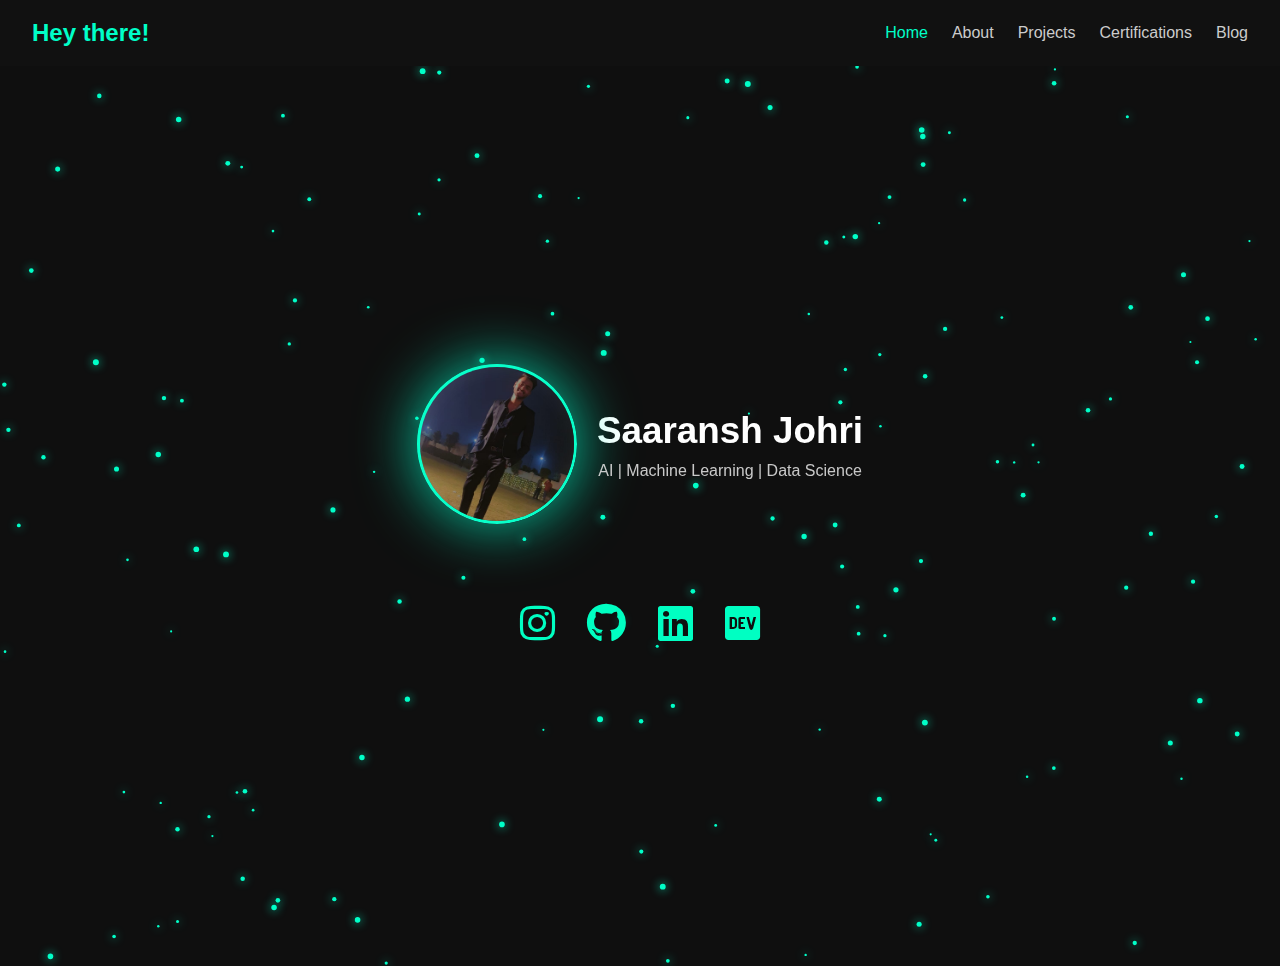
<file: index.html>
<!DOCTYPE html>
<html lang="en">
<head>
  <meta charset="UTF-8" />
  <meta name="viewport" content="width=device-width, initial-scale=1" />
  <title>Saaransh Johri - AI/ML Portfolio</title>
  <link rel="stylesheet" href="css/style.css" />
  <link rel="stylesheet" href="https://cdnjs.cloudflare.com/ajax/libs/font-awesome/6.4.0/css/all.min.css">

</head>
<body>
  <header>
    <h1>Hey there!</h1>
    <nav>
      <ul>
        <li><a href="#" class="active">Home</a></li>
        <li><a href="about.html">About</a></li>
        <li><a href="projects.html">Projects</a></li>
        <li><a href="certifications.html">Certifications</a></li>
        <li><a href="blog.html">Blog</a></li>
      </ul>
    </nav>
  </header>
  
  <div class="hero-section">
    <canvas id="bgCanvas"></canvas>
    <div class="hero-content home-content">
      <div class="intro">
  <div class="profile-circle">
    <img src="images/yourphoto.jpg" alt="Saaransh Johri" class="profile-pic" />
    <!-- optional inner glow halo -->
    <div class="inner-glow"></div>
  </div>
  <div class="text-intro">
    <h2>Saaransh Johri</h2>
    <p class="subline">AI | Machine Learning | Data Science</p>
  </div>
</div>


      <div class="social-links">
  <a href="https://instagram.com/saaranshjohri" target="_blank" title="Instagram">
    <i class="fab fa-instagram"></i>
  </a>
  <a href="https://github.com/SaaranshJohri" target="_blank" title="GitHub">
    <i class="fab fa-github"></i>
  </a>
  <a href="https://www.linkedin.com/in/saaransh-johri-58003b2b2/" target="_blank" title="LinkedIn">
    <i class="fab fa-linkedin"></i>
  </a>
  <a href="https://dev.to/saaransh_johri_11" target="_blank" title="Dev.to">
    <i class="fab fa-dev"></i>
  </a>
</div>
<script src="js/particles.js"></script>
</body>
</html>
</file>
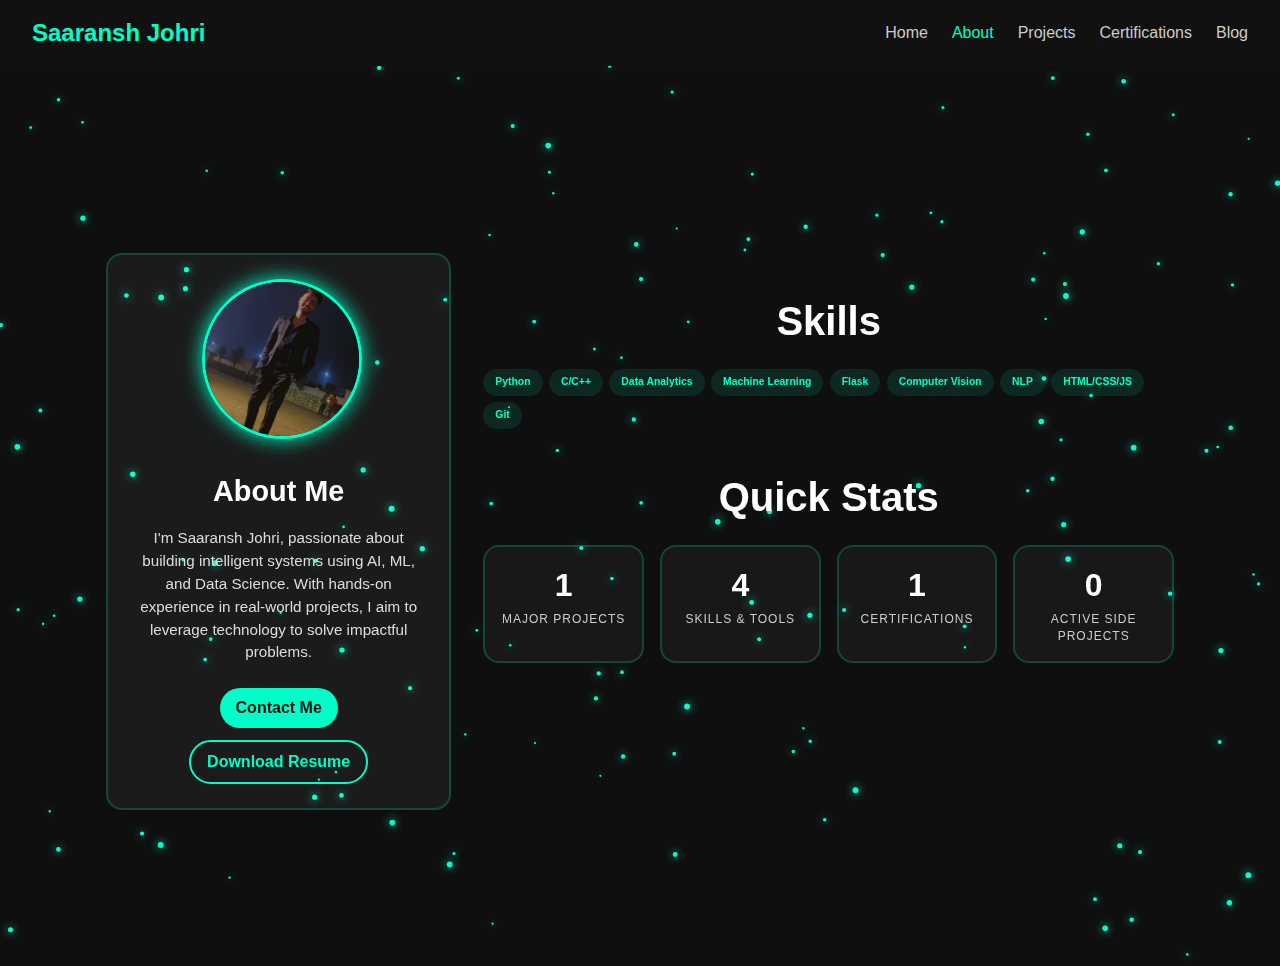
<file: about.html>
<!DOCTYPE html>
<html lang="en">
<head>
  <meta charset="UTF-8" />
  <meta name="viewport" content="width=device-width, initial-scale=1" />
  <title>About - Saaransh Johri</title>
  <link rel="stylesheet" href="css/style.css" />
  
</head>
<body>
  <header>
    <h1>Saaransh Johri</h1>
    <nav>
      <ul>
        <li><a href="index.html">Home</a></li>
        <li><a href="#" class="active">About</a></li>
        <li><a href="projects.html">Projects</a></li>
        <li><a href="certifications.html">Certifications</a></li>
        <li><a href="blog.html">Blog</a></li>
      </ul>
    </nav>
  </header>

  <div class="hero-section">
    <canvas id="bgCanvas"></canvas>
    <div class="hero-content about-wrapper">
      <div class="about-grid">
        <div class="profile-card">
          <img src="images/yourphoto.jpg" alt="Saaransh Johri" class="profile-pic" />
          <h2>About Me</h2>
          <p class="about-intro">
            I'm Saaransh Johri, passionate about building intelligent systems using AI, ML, and Data Science. With hands-on experience in real-world projects, I aim to leverage technology to solve impactful problems.
          </p>
          <div class="cta-row">
            <a href="mailto:johrisaaransh11@gmail.com" class="btn">Contact Me</a>
            <a href="resume 25 july.pdf" class="btn outline" target="_blank" rel="noopener">Download Resume</a>
          </div>
        </div>

        <div class="details-column">
          <div class="section">
            <h3 class="section-title">Skills</h3>
            <div class="skills-list">
              <span class="skill">Python</span>
              <span class="skill">C/C++</span>
              <span class="skill">Data Analytics</span>
              <span class="skill">Machine Learning</span>
              <span class="skill">Flask</span>
              <span class="skill">Computer Vision</span>
              <span class="skill">NLP</span>
              <span class="skill">HTML/CSS/JS</span>
              <span class="skill">Git</span>
            </div>
          </div>

          <div class="section">
            <h3 class="section-title">Quick Stats</h3>
            <div class="stats-grid">
              <div class="stat-card">
                <div class="stat-number" data-target="4">0</div>
                <div class="stat-label">Major Projects</div>
              </div>
              <div class="stat-card">
                <div class="stat-number" data-target="9">0</div>
                <div class="stat-label">Skills & Tools</div>
              </div>
              <div class="stat-card">
                <div class="stat-number" data-target="4">0</div>
                <div class="stat-label">Certifications</div>
              </div>
              <div class="stat-card">
                <div class="stat-number" data-target="2">0</div>
                <div class="stat-label">Active Side Projects</div>
              </div>
            </div>
          </div>

        </div>
      </div>
    </div>
  </div>

  <script src="js/particles.js"></script>
  <script>
    // counter animation when in viewport
    function animateCounters() {
      const counters = document.querySelectorAll('.stat-number');
      const duration = 1500; // ms
      counters.forEach(counter => {
        const target = +counter.dataset.target;
        let start = 0;
        const step = (timestamp, startTime = performance.now()) => {
          const progress = Math.min((timestamp - startTime) / duration, 1);
          counter.textContent = Math.floor(progress * target);
          if (progress < 1) {
            requestAnimationFrame(ts => step(ts, startTime));
          } else {
            counter.textContent = target;
          }
        };
        requestAnimationFrame(step);
      });
    }

    // intersection observer to trigger once
    const statsSection = document.querySelector('.stats-grid');
    if (statsSection) {
      const obs = new IntersectionObserver(
        entries => {
          entries.forEach(e => {
            if (e.isIntersecting) {
              animateCounters();
              obs.unobserve(statsSection);
            }
          });
        },
        { threshold: 0.5 }
      );
      obs.observe(statsSection);
    }
  </script>
</body>
</html>
</file>
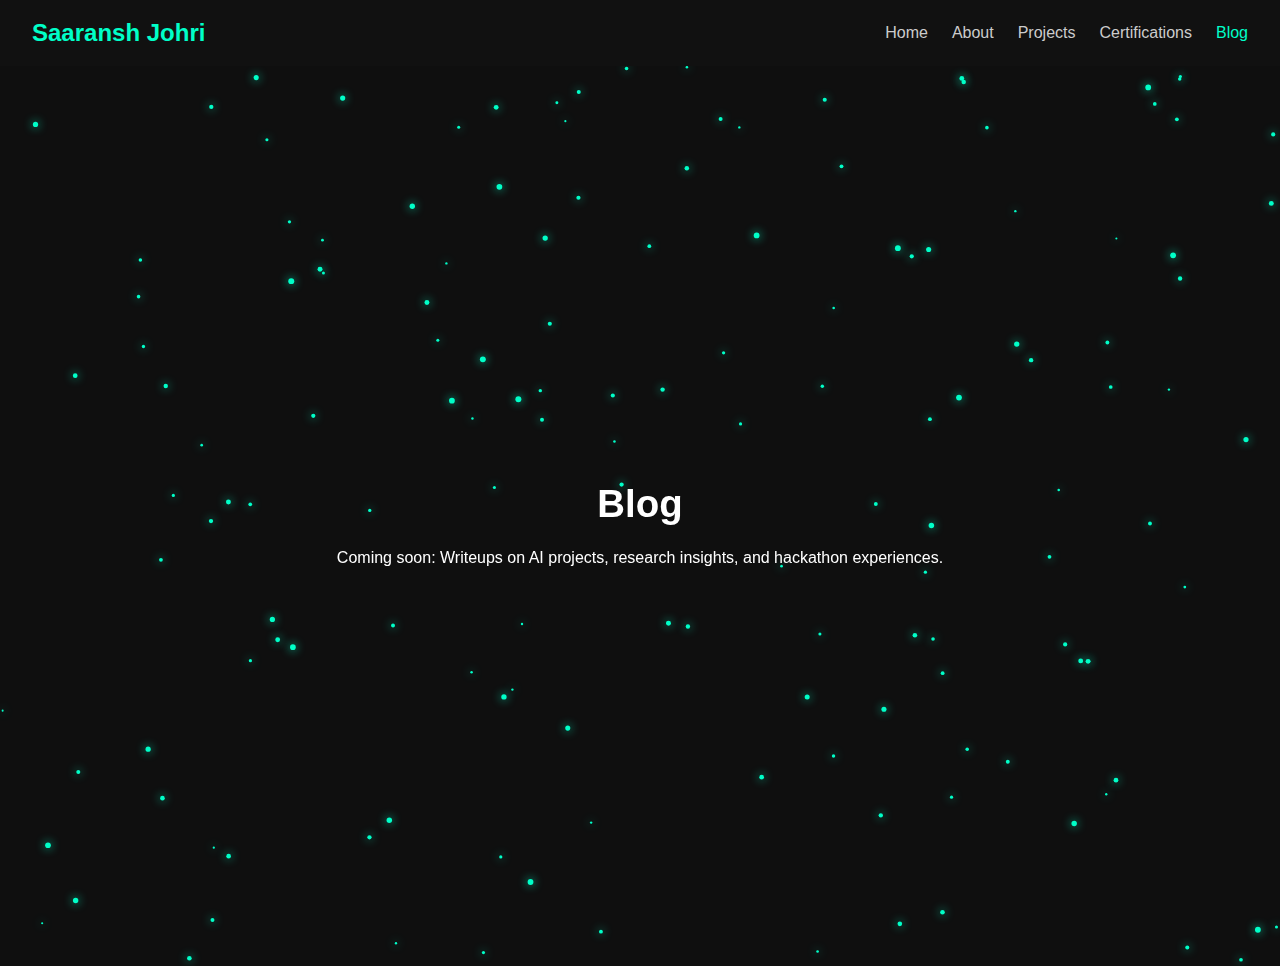
<file: blog.html>
<!DOCTYPE html>
<html lang="en">
<head>
  <meta charset="UTF-8">
  <meta name="viewport" content="width=device-width, initial-scale=1">
  <title>Blog - Saaransh Johri</title>
  <link rel="stylesheet" href="css/style.css">
</head>
<body>
  <header>
    <h1>Saaransh Johri</h1>
    <nav>
      <ul>
        <li><a href="index.html">Home</a></li>
        <li><a href="about.html">About</a></li>
        <li><a href="projects.html">Projects</a></li>
        <li><a href="certifications.html">Certifications</a></li>
        <li><a href="#" class="active">Blog</a></li>
      </ul>
    </nav>
  </header>

  <div class="hero-section">
    <canvas id="bgCanvas"></canvas>
    <div class="hero-content">
      <h2>Blog</h2>
      <p>Coming soon: Writeups on AI projects, research insights, and hackathon experiences.</p>
    </div>
  </div>

  <script src="js/particles.js"></script>
</body>
</html>
</file>
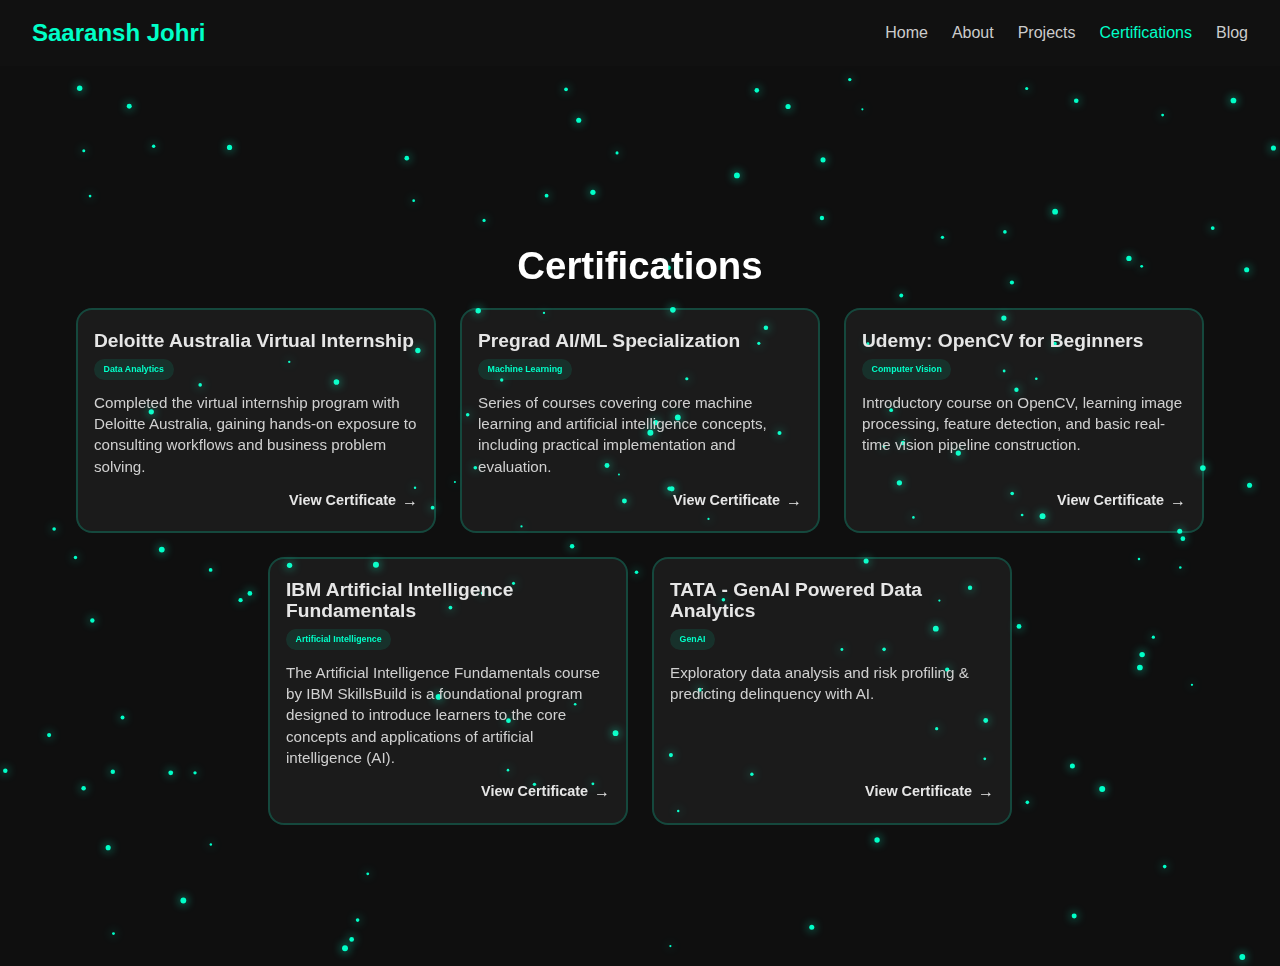
<file: certifications.html>
<!DOCTYPE html>
<html lang="en">
<head>
  <meta charset="UTF-8" />
  <meta name="viewport" content="width=device-width, initial-scale=1" />
  <title>Certifications - Saaransh Johri</title>
  <link rel="stylesheet" href="css/style.css" />
</head>
<body>
  <header>
    <h1>Saaransh Johri</h1>
    <nav>
      <ul>
        <li><a href="index.html">Home</a></li>
        <li><a href="about.html">About</a></li>
        <li><a href="projects.html">Projects</a></li>
        <li><a href="#" class="active">Certifications</a></li>
        <li><a href="blog.html">Blog</a></li>
      </ul>
    </nav>
  </header>

  <div class="hero-section">
    <canvas id="bgCanvas"></canvas>
    <div class="hero-content">
      <h2>Certifications</h2>
      <div class="projects-grid">
        <a href="deloitte internship virtual.pdf" class="project-card" target="_blank" rel="noopener" aria-label="Deloitte Australia Virtual Internship 2025 certificate">
          <div class="card-header">
            <h3>Deloitte Australia Virtual Internship</h3>
            <span class="tag">Data Analytics</span>
          </div>
          <p class="card-desc">
            Completed the virtual internship program with Deloitte Australia, gaining hands-on exposure to consulting workflows and business problem solving.
          </p>
          <div class="card-footer">
            <span class="repo-link">View Certificate</span>
          </div>
        </a>

        <a href="Completion certification.pdf" class="project-card" target="_blank" rel="noopener" aria-label="Pregrad AI/ML Specialization certificate">
          <div class="card-header">
            <h3>Pregrad AI/ML Specialization</h3>
            <span class="tag">Machine Learning</span>
          </div>
          <p class="card-desc">
            Series of courses covering core machine learning and artificial intelligence concepts, including practical implementation and evaluation.
          </p>
          <div class="card-footer">
            <span class="repo-link">View Certificate</span>
          </div>
        </a>

        <a href="https://example.com/opencv-beginners" class="project-card" target="_blank" rel="noopener" aria-label="Udemy OpenCV for Beginners certificate">
          <div class="card-header">
            <h3>Udemy: OpenCV for Beginners</h3>
            <span class="tag">Computer Vision</span>
          </div>
          <p class="card-desc">
            Introductory course on OpenCV, learning image processing, feature detection, and basic real-time vision pipeline construction.
          </p>
          <div class="card-footer">
            <span class="repo-link">View Certificate</span>
          </div>
        </a>

        <a href="37-SaaranshJohri-AI-Certificate.pdf" class="project-card" target="_blank" rel="noopener" aria-label="IBM Artificial Intelligence Fundamentals">
          <div class="card-header">
            <h3>IBM Artificial Intelligence Fundamentals</h3>
            <span class="tag">Artificial Intelligence</span>
          </div>
          <p class="card-desc">
            The Artificial Intelligence Fundamentals course by IBM SkillsBuild is a foundational program designed to introduce learners to the core concepts and applications of artificial intelligence (AI).
          </p>
          <div class="card-footer">
            <span class="repo-link">View Certificate</span>
          </div>
        </a>
        <a href="tata certificate.pdf" class="project-card" target="_blank" rel="noopener" aria-label="TATA - GenAI	Powered	Data	Analytics	Job	Simulation">
          <div class="card-header">
            <h3>TATA - GenAI	Powered	Data	Analytics</h3>
            <span class="tag">GenAI</span>
          </div>
          <p class="card-desc">
            Exploratory	data	analysis	and	risk	profiling & predicting	delinquency	with	AI.
          </p>
          <div class="card-footer">
            <span class="repo-link">View Certificate</span>
          </div>
        </a>

      </div>
    </div>
  </div>

  <script src="js/particles.js"></script>
</body>
</html>
</file>
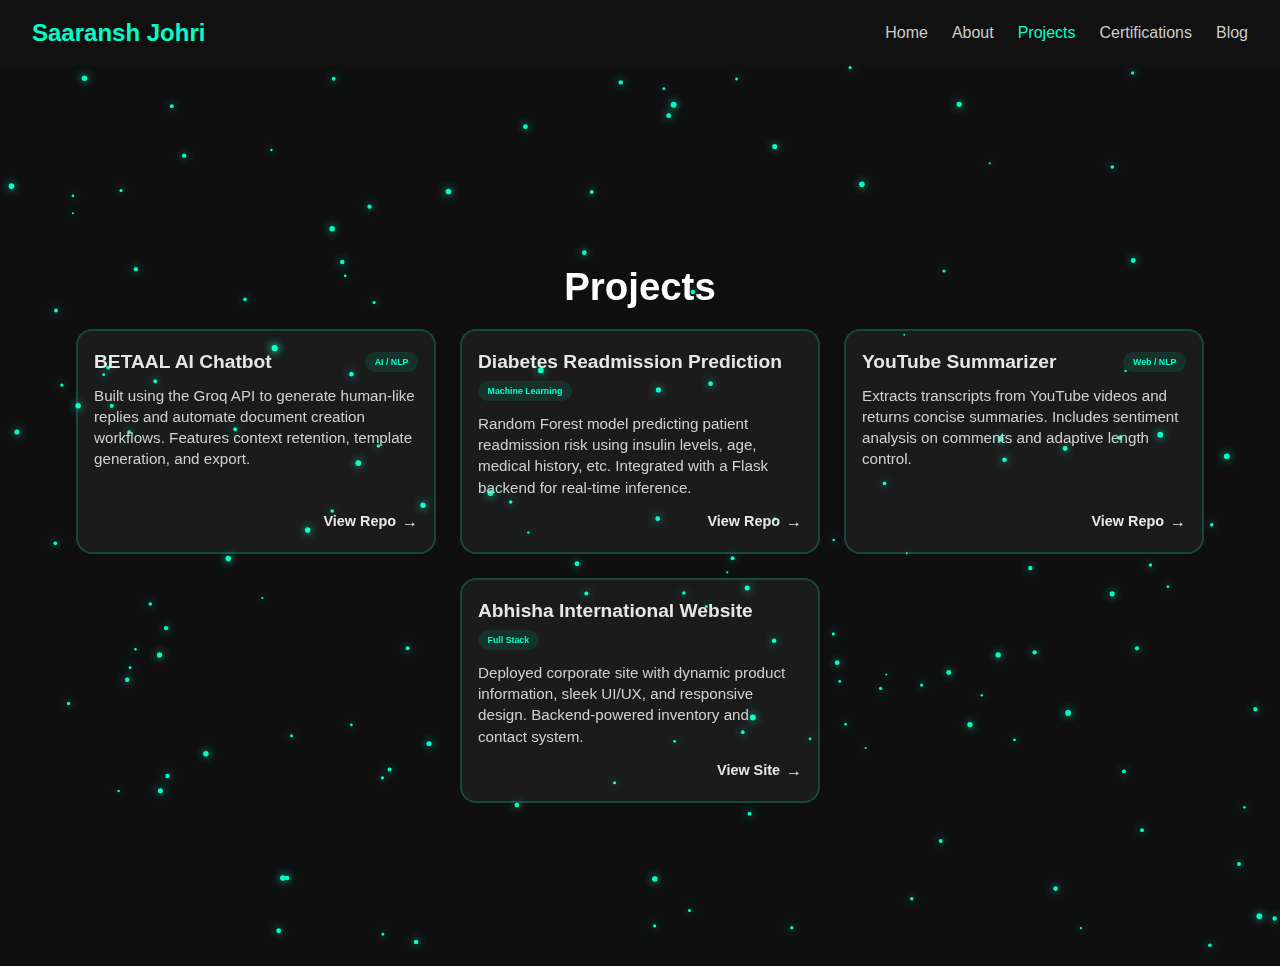
<file: projects.html>
<!DOCTYPE html>
<html lang="en">
<head>
  <meta charset="UTF-8" />
  <meta name="viewport" content="width=device-width, initial-scale=1" />
  <title>Projects - Saaransh Johri</title>
  <link rel="stylesheet" href="css/style.css" />
</head>
<body>
  <header>
    <h1>Saaransh Johri</h1>
    <nav>
      <ul>
        <li><a href="index.html">Home</a></li>
        <li><a href="about.html">About</a></li>
        <li><a href="#" class="active">Projects</a></li>
        <li><a href="certifications.html">Certifications</a></li>
        <li><a href="blog.html">Blog</a></li>
      </ul>
    </nav>
  </header>

  <div class="hero-section">
    <canvas id="bgCanvas"></canvas>
    <div class="hero-content">
      <h2>Projects</h2>
      <div class="projects-grid centered-row">
        <a href="https://github.com/SaaranshJohri/BETAAL-AI-CHATBOT" class="project-card" target="_blank" rel="noopener" aria-label="BETAAL AI Chatbot repository">
          <div class="card-header">
            <h3>BETAAL AI Chatbot</h3>
            <span class="tag">AI / NLP</span>
          </div>
          <p class="card-desc">
            Built using the Groq API to generate human-like replies and automate document creation workflows. Features context retention, template generation, and export.
          </p>
          <div class="card-footer">
            <span class="repo-link">View Repo</span>
          </div>
        </a>

        <a href="https://github.com/SaaranshJohri/30-Day-Diabetic-Patients-Readmission-Predictor" class="project-card" target="_blank" rel="noopener" aria-label="Diabetes Readmission Prediction repository">
          <div class="card-header">
            <h3>Diabetes Readmission Prediction</h3>
            <span class="tag">Machine Learning</span>
          </div>
          <p class="card-desc">
            Random Forest model predicting patient readmission risk using insulin levels, age, medical history, etc. Integrated with a Flask backend for real-time inference.
          </p>
          <div class="card-footer">
            <span class="repo-link">View Repo</span>
          </div>
        </a>

        <a href="https://github.com/SaaranshJohri/Youtube-Summarizer-Analyzer" class="project-card" target="_blank" rel="noopener" aria-label="YouTube Summarizer repository">
          <div class="card-header">
            <h3>YouTube Summarizer</h3>
            <span class="tag">Web / NLP</span>
          </div>
          <p class="card-desc">
            Extracts transcripts from YouTube videos and returns concise summaries. Includes sentiment analysis on comments and adaptive length control.
          </p>
          <div class="card-footer">
            <span class="repo-link">View Repo</span>
          </div>
        </a>

        <a href="https://abhishainternational.com/" class="project-card" target="_blank" rel="noopener" aria-label="Abhisha International Website repository">
          <div class="card-header">
            <h3>Abhisha International Website</h3>
            <span class="tag">Full Stack</span>
          </div>
          <p class="card-desc">
            Deployed corporate site with dynamic product information, sleek UI/UX, and responsive design. Backend-powered inventory and contact system.
          </p>
          <div class="card-footer">
            <span class="repo-link">View Site</span>
          </div>
        </a>
      </div>
    </div>
  </div>

  <script src="js/particles.js"></script>
</body>
</html>
</file>
<file: css/style.css>
/* Base Reset / Fundamentals */
* {
  box-sizing: border-box;
}
body {
  margin: 0;
  font-family: 'Segoe UI', sans-serif;
  background-color: #0f0f0f;
  color: #ffffff;
  overflow-x: hidden;
  line-height: 1.4;
}

/* Header */
header {
  display: flex;
  justify-content: space-between;
  align-items: center;
  background-color: #111;
  padding: 1rem 2rem;
  position: sticky;
  top: 0;
  z-index: 10;
}

header h1 {
  color: #00ffc8;
  margin: 0;
  font-size: 1.5rem;
}

nav ul {
  list-style: none;
  display: flex;
  gap: 1.5rem;
  padding: 0;
  margin: 0;
}

nav ul li a {
  text-decoration: none;
  color: #ccc;
  position: relative;
  font-weight: 500;
  transition: color .2s ease;
}

nav ul li a.active,
nav ul li a:hover {
  color: #00ffc8;
}

/* Hero / Projects Section */
.hero-section {
  position: relative;
  min-height: 100vh;
  display: flex;
  align-items: center;
  justify-content: center;
  text-align: center;
  overflow: hidden;
  padding: 2rem 1rem;
}

#bgCanvas {
  position: absolute;
  top: 0;
  left: 0;
  width: 100%;
  height: 100%;
  background: #0f0f0f;
  z-index: 0;
}

.hero-content {
  position: relative;
  z-index: 2;
  max-width: 1200px;
  width: 100%;
  padding: 0 1rem;
}

.hero-content h2 {
  font-size: 2.4rem;
  font-weight: bold;
  color: #ffffff;
  margin-bottom: 1rem;
}



.card-header {
  display: flex;
  justify-content: space-between;
  align-items: center;
  gap: 0.5rem;
  flex-wrap: wrap;
}

.card-header h3 {
  margin: 0;
  font-size: 1.2rem;
  line-height: 1.1;
}

.tag {
  background: rgba(0, 255, 200, 0.1);
  padding: 0.25rem 0.6rem;
  border-radius: 999px;
  font-size: 0.55rem;
  font-weight: 600;
  color: #00ffc8;
  white-space: nowrap;
}

.card-desc {
  flex-grow: 1;
  font-size: 0.95rem;
  line-height: 1.4;
  margin: 0;
  color: #d0d0d0;
}

.card-footer {
  display: flex;
  justify-content: flex-end;
  align-items: center;
}

.repo-link {
  font-weight: 600;
  font-size: 0.9rem;
  position: relative;
  display: inline-flex;
  align-items: center;
}

.repo-link::after {
  content: "→";
  margin-left: 6px;
  font-size: 1rem;
  transform: translateY(1px);
}

/* Optional small label (e.g., stars, status) */
.project-badge {
  position: absolute;
  top: 12px;
  right: 12px;
  background: rgba(255, 255, 255, 0.08);
  padding: 4px 10px;
  border-radius: 999px;
  font-size: 0.6rem;
}

/* Profile / Hero reuse (if used elsewhere) */
.profile-pic {
  width: 160px;
  height: 160px;
  border-radius: 50%;
  border: 3px solid #00ffc8;
  box-shadow: 0 0 20px #00ffc8;
  margin-bottom: 1rem;
  object-fit: cover;
  margin-left: 70px;
}

/* About section (if on same stylesheet) */
.about-container {
  text-align: center;
  padding: 100px 20px;
  color: white;
}

.section-title {
  font-size: 2.5em;
  font-weight: bold;
  margin-bottom: 20px;
  color: white;
}

.about-text {
  font-size: 1.2em;
  max-width: 800px;
  margin: 0 auto;
  line-height: 1.8;
  color: #ccc;
}

/* Responsive tweaks */
@media (max-width: 900px) {
  .hero-content h2 {
    font-size: 2rem;
  }
  .project-card {
    padding: 1rem;
    min-height: auto;
  }
}
/* Grid overridden to center single row */
.projects-grid {
  display: flex;
  flex-wrap: wrap;
  gap: 1.5rem;
  justify-content: center;
  margin-top: 1rem;
  padding: 0 1rem;
  max-width: 1400px;
  margin-left: auto;
  margin-right: auto;
}

/* ensure card sizing stays consistent */
.project-card {
  flex: 1 1 300px;
  max-width: 360px;
  background: rgba(255, 255, 255, 0.05);
  border: 2px solid rgba(0, 255, 200, 0.2);
  border-radius: 1rem;
  padding: 1.25rem 1rem;
  text-align: left;
  display: flex;
  flex-direction: column;
  gap: 0.75rem;
  position: relative;
  text-decoration: none;
  transition: transform .25s ease, box-shadow .25s ease, background .25s ease;
  color: #e6e6e6;
  min-height: 220px;
}

.project-card:hover {
  transform: translateY(-4px);
  box-shadow: 0 20px 60px rgba(0, 255, 200, 0.3);
  background: rgba(0, 255, 200, 0.04);
  border-color: #00ffc8;
}
.about-wrapper {
  max-width: 1100px;
  margin: 0 auto;
  padding-top: 1rem;
}

.about-grid {
  display: grid;
  grid-template-columns: 1fr 2fr;
  gap: 2rem;
  align-items: start;
  margin-top: 1rem;
}

.profile-card {
  background: rgba(255,255,255,0.05);
  border: 2px solid rgba(0,255,200,0.2);
  border-radius: 1rem;
  padding: 1.5rem;
  display: flex;
  flex-direction: column;
  gap: 1rem;
  text-align: center;
  position: relative;
}

.profile-card h2 {
  margin: 0;
  font-size: 1.8rem;
  color: #fff;
}

.about-intro {
  font-size: 0.95rem;
  line-height: 1.5;
  color: #dcdcdc;
  margin: 0;
}

.cta-row {
  display: flex;
  gap: 0.75rem;
  flex-wrap: wrap;
  justify-content: center;
  margin-top: 0.5rem;
}

.btn {
  padding: 0.55rem 1rem;
  border-radius: 999px;
  font-weight: 600;
  text-decoration: none;
  background: #00ffc8;
  color: #0f0f0f;
  transition: transform .2s ease, filter .2s ease;
}

.btn:hover {
  filter: brightness(1.1);
  transform: translateY(-1px);
}

.btn.outline {
  background: transparent;
  border: 2px solid #00ffc8;
  color: #00ffc8;
}

.details-column .section {
  margin-bottom: 1.75rem;
}

.skills-list {
  display: flex;
  flex-wrap: wrap;
  gap: 0.4rem;
  margin-top: 0.5rem;
}

.skill {
  background: rgba(0,255,200,0.1);
  padding: 6px 12px;
  border-radius: 999px;
  font-size: 0.65rem;
  font-weight: 600;
  color: #00ffc8;
  white-space: nowrap;
}

.timeline {
  display: flex;
  flex-direction: column;
  gap: 1rem;
  margin-top: 0.5rem;
}

.timeline-item {
  display: flex;
  gap: 1rem;
  align-items: flex-start;
}

.time-label {
  min-width: 80px;
  font-size: 0.75rem;
  font-weight: 700;
  color: #00ffc8;
  flex-shrink: 0;
}

.time-content {
  font-size: 0.9rem;
  color: #d0d0d0;
}

@media (max-width: 1000px) {
  .about-grid {
    grid-template-columns: 1fr;
  }
  .profile-card {
    order: 1;
  }
  .details-column {
    order: 2;
  }
}
/* Stats */
.stats-grid {
  display: grid;
  grid-template-columns: repeat(auto-fit, minmax(120px, 1fr));
  gap: 1rem;
  margin-top: 0.75rem;
}

.stat-card {
  background: rgba(255,255,255,0.04);
  border: 2px solid rgba(0,255,200,0.2);
  border-radius: 1rem;
  padding: 1rem;
  text-align: center;
  position: relative;
}

.stat-number {
  font-size: 2rem;
  font-weight: bold;
  color: #fff;
}

.stat-label {
  font-size: 0.75rem;
  margin-top: 4px;
  color: #ccc;
  text-transform: uppercase;
  letter-spacing: 1px;
}
.home-content {
  display: flex;
  flex-direction: column;
  align-items: center;
  gap: 2.5rem;
  max-width: 1000px;
  margin: 0 auto;
  padding-top: 1rem;
}

.intro {
  display: flex;
  align-items: center;
  gap: 1.25rem;
  flex-wrap: wrap;
}

/* Outer circular frame with glow */
.profile-circle {
  position: relative;
  width: 160px;
  height: 160px;
  border-radius: 50%;
  overflow: hidden;
  display: flex;
  align-items: center;
  justify-content: center;
  background: radial-gradient(circle at 30% 30%, #00ffcc 30%, #0f0f1f 80%);
  box-shadow: 0 0 60px rgba(0, 255, 204, 0.8);
}

/* The photo inside, centered & cover */
.profile-circle .profile-pic {
  position: absolute;
  inset: 0;
  width: 100%;
  height: 100%;
  object-fit: cover;
  object-position: center center;
  border-radius: 50%;
  display: block;
  margin-left: 0;
  /* override any conflicting transforms or sizing */
  transform: none !important;
  max-width: none !important;
}

/* Optional subtle inner glow layer */
.profile-circle .inner-glow {
  pointer-events: none;
  position: absolute;
  inset: 0;
  border-radius: 50%;
  box-shadow: inset 0 0 25px rgba(255, 255, 255, 0.08);
}

/* Text section */
.text-intro h2 {
  margin: 0;
  font-size: 2rem;
  color: #fff;
}
.text-intro .subline {
  margin: 4px 0 0;
  font-size: 1rem;
  color: #ddd;
  opacity: 0.9;
}


.home-content h2 {
  font-size: 2.3rem;
  margin: 0;
}

.subline {
  font-size: 1rem;
  color: #ddd;
  margin-top: 4px;
}

.quiz-container {
  background: rgba(255,255,255,0.03);
  border: 2px solid rgba(0,255,200,0.2);
  padding: 1.5rem 1.25rem;
  border-radius: 1rem;
  width: 100%;
  max-width: 900px;
  margin-top: 1rem;
  color: #e6e6e6;
}

.quiz-container h3 {
  margin-top: 0;
  font-size: 1.6rem;
}

#quiz-box {
  display: flex;
  flex-direction: column;
  gap: 1rem;
}

#question {
  font-size: 1.1rem;
  font-weight: 600;
}

#options {
  display: flex;
  flex-wrap: wrap;
  gap: 0.75rem;
}

.option-btn {
  background: rgba(0, 255, 200, 0.08);
  border: 1px solid rgba(0,255,200,0.3);
  padding: 10px 14px;
  border-radius: 999px;
  cursor: pointer;
  font-size: 0.9rem;
  flex: 1 1 calc(50% - 1rem);
  min-width: 140px;
  transition: background .2s ease, transform .2s ease;
  color: #fff;
}

.option-btn:hover {
  background: rgba(0,255,200,0.15);
  transform: translateY(-1px);
}

.feedback {
  font-size: 0.9rem;
  min-height: 1.4em;
}

.feedback.good {
  color: #7cffb0;
}

.feedback.bad {
  color: #ff6b6b;
}

.quiz-footer {
  display: flex;
  justify-content: space-between;
  align-items: center;
  flex-wrap: wrap;
  gap: 0.5rem;
}

#next-btn, #reset-btn {
  padding: 0.55rem 1rem;
  border-radius: 999px;
  border: none;
  cursor: pointer;
  font-weight: 600;
  background: #00ffc8;
  color: #0f0f0f;
  transition: filter .2s ease, transform .2s ease;
}

#next-btn:disabled {
  opacity: 0.5;
  cursor: not-allowed;
}

#next-btn:hover:not(:disabled),
#reset-btn:hover {
  filter: brightness(1.1);
  transform: translateY(-1px);
}

.score {
  font-size: 0.95rem;
  font-weight: 600;
}

.try-more {
  margin-top: 0.75rem;
  text-align: right;
}

.social-links {
  display: flex;
  justify-content: center;
  gap: 2rem;
  margin: 2rem 0;
}
.social-links a {
  color: #00FFC2; /* Match your portfolio theme */
  font-size: 2.5rem;
  transition: color 0.2s;
}
.social-links a:hover {
  color: #FFFFFF; /* Accent on hover */
}
</file>
